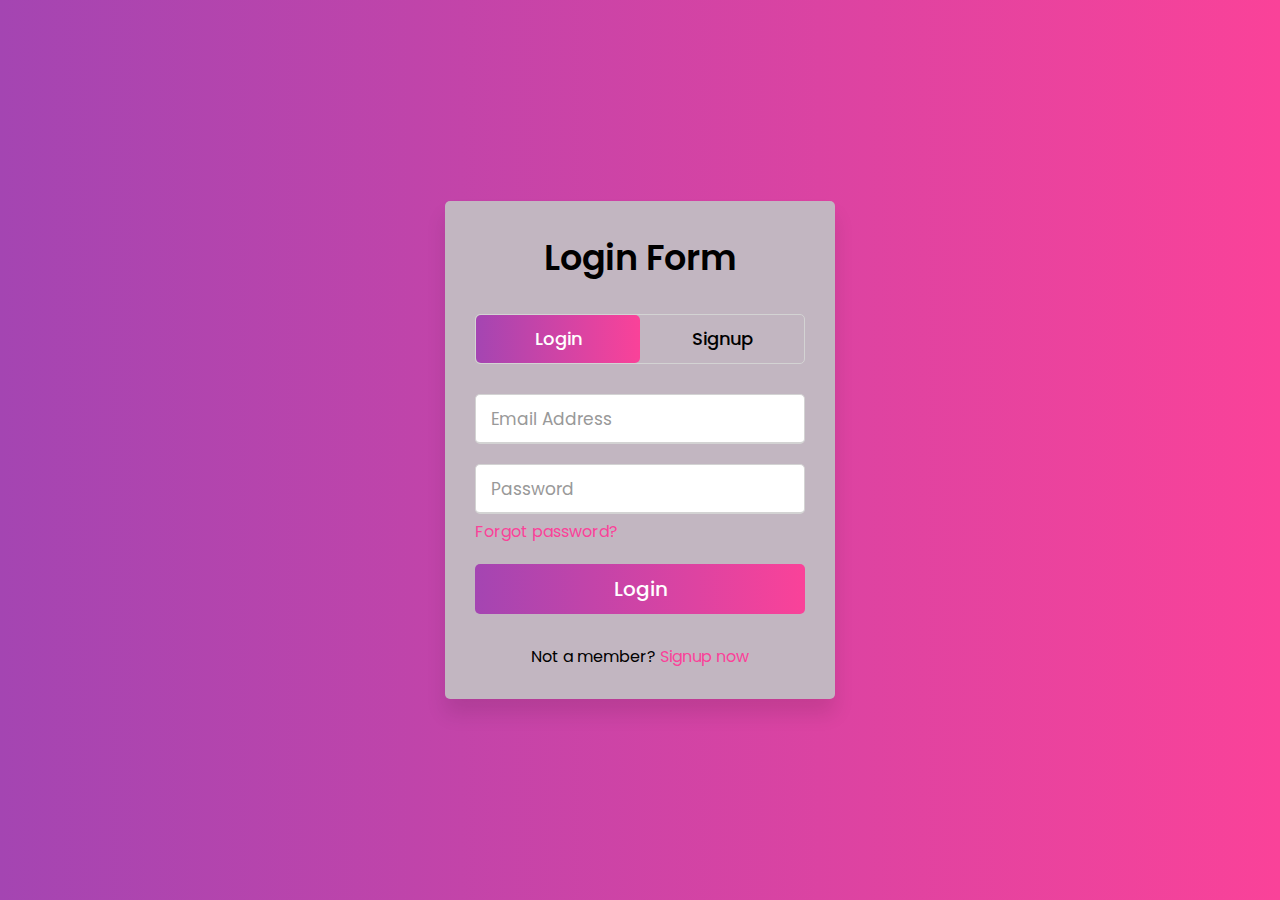
<file: Wrapper_Login/Index.html>
<!DOCTYPE html>
<html lang="en" dir="ltr">
   <head>
      <meta charset="utf-8">
      <title>Login and Registration Form in HTML | CodingNepal</title>
      <link rel="stylesheet" href="design2.css">
      <meta name="viewport" content="width=device-width, initial-scale=1.0">
   </head>
   <body>
      <div class="wrapper">
         <div class="title-text">
            <div class="title login">
               Login Form
            </div>
            <div class="title signup">
               Signup Form
            </div>
         </div>
         <div class="form-container">
            <div class="slide-controls">
               <input type="radio" name="slide" id="login" checked>
               <input type="radio" name="slide" id="signup">
               <label for="login" class="slide login">Login</label>
               <label for="signup" class="slide signup">Signup</label>
               <div class="slider-tab"></div>
            </div>
            <div class="form-inner">
               <form action="#" class="login">
                  <div class="field">
                     <input type="text" placeholder="Email Address" required>
                  </div>
                  <div class="field">
                     <input type="password" placeholder="Password" required>
                  </div>
                  <div class="pass-link">
                     <a href="#">Forgot password?</a>
                  </div>
                  <div class="field btn">
                     <div class="btn-layer"></div>
                     <input type="submit" value="Login">
                  </div>
                  <div class="signup-link">
                     Not a member? <a href="">Signup now</a>
                  </div>
               </form>
               <form action="#" class="signup">
                  <div class="field">
                     <input type="text" placeholder="Email Address" required>
                  </div>
                  <div class="field">
                     <input type="password" placeholder="Password" required>
                  </div>
                  <div class="field">
                     <input type="password" placeholder="Confirm password" required>
                  </div>
                  <div class="field btn">
                     <div class="btn-layer"></div>
                     <input type="submit" value="Signup">
                  </div>
               </form>
            </div>
         </div>
      </div>
      <script>
         const loginText = document.querySelector(".title-text .login");
         const loginForm = document.querySelector("form.login");
         const loginBtn = document.querySelector("label.login");
         const signupBtn = document.querySelector("label.signup");
         const signupLink = document.querySelector("form .signup-link a");
         signupBtn.onclick = (()=>{
           loginForm.style.marginLeft = "-50%";
           loginText.style.marginLeft = "-50%";
         });
         loginBtn.onclick = (()=>{
           loginForm.style.marginLeft = "0%";
           loginText.style.marginLeft = "0%";
         });
         signupLink.onclick = (()=>{
           signupBtn.click();
           return false;
         });
      </script>
   </body>
</html>
</file>
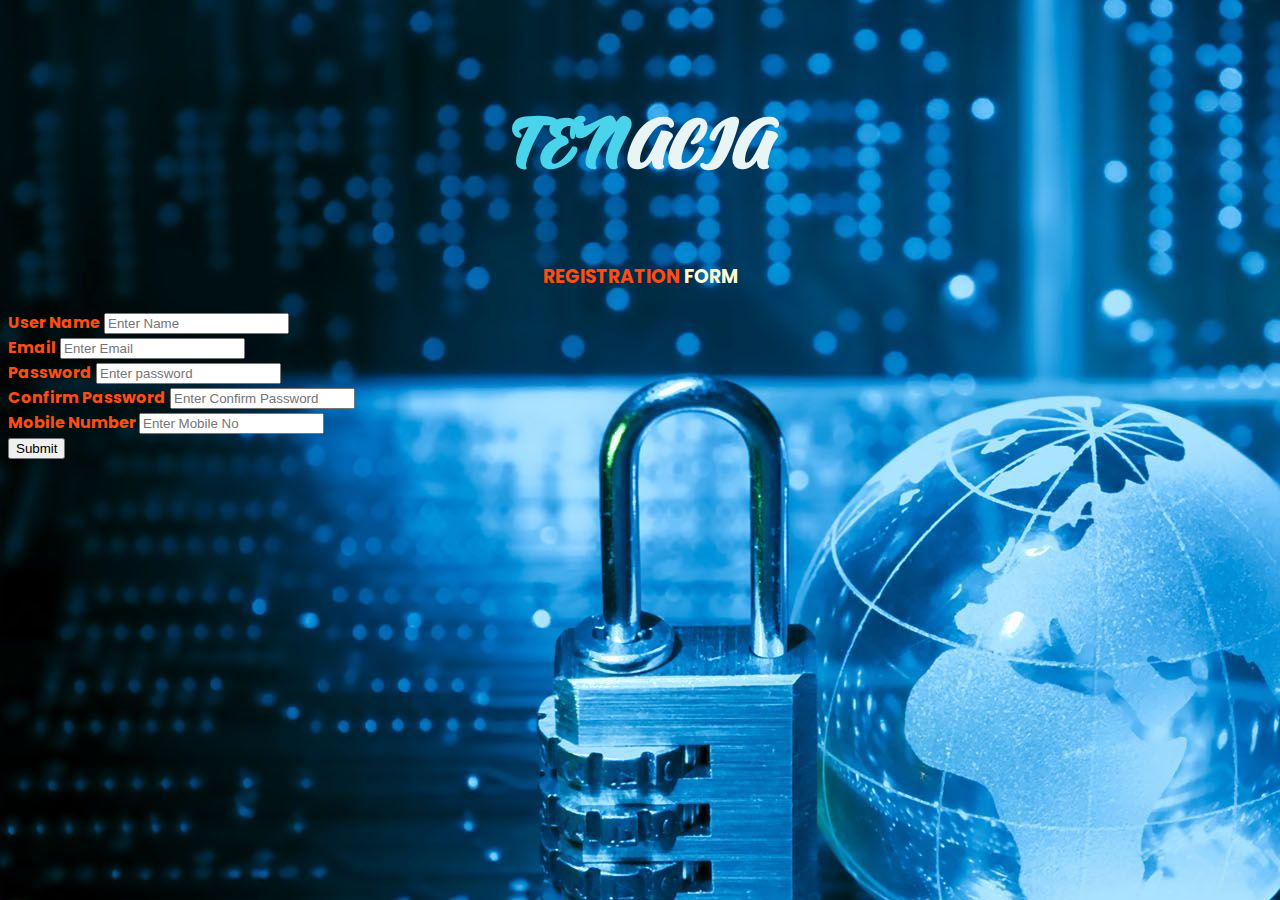
<file: Tenacia_Login/regformatting.html>
<!DOCTYPE html>
<html>
 <head>
  <title>Tenancia pvt Ltd: Register Form</title>
  <link rel="stylesheet" href="https://stackpath.bootstrapcdn.com/bootstrap/4.1.3/css/bootstrap.min.css" integrity="sha384-MCw98/SFnGE8fJT3GXwEOngsV7Zt27NXFoaoApmYm81iuXoPkFOJwJ8ERdknLPMO" crossorigin="anonymous">
  <script src="https://code.jquery.com/jquery-3.3.1.slim.min.js" integrity="sha384-q8i/X+965DzO0rT7abK41JStQIAqVgRVzpbzo5smXKp4YfRvH+8abtTE1Pi6jizo" crossorigin="anonymous"></script>
  <script src="https://cdnjs.cloudflare.com/ajax/libs/popper.js/1.14.3/umd/popper.min.js" integrity="sha384-ZMP7rVo3mIykV+2+9J3UJ46jBk0WLaUAdn689aCwoqbBJiSnjAK/l8WvCWPIPm49" crossorigin="anonymous"></script>
  <script src="https://stackpath.bootstrapcdn.com/bootstrap/4.1.3/js/bootstrap.min.js" integrity="sha384-ChfqqxuZUCnJSK3+MXmPNIyE6ZbWh2IMqE241rYiqJxyMiZ6OW/JmZQ5stwEULTy" crossorigin="anonymous"></script>
  <link rel="stylesheet" href="./ggggg.css">
 </head>
 <body style="background:no-repeat; background-image: url(./slide3.jpg);">
  <br />
  <div class="container">
    <h2>TEN<jhon>ACIA</jhon></h2>
   <h3 style="text-align: center; ">REGISTRATION <span>FORM</span></h3>
   
   <div class="col-md-4" style="margin:0 auto; float:none; color:#FE4D14; ">
    <form method="post">
     
     

     <div class="form-group" >
      <label>User Name</label>
      <input type="text" name="name" placeholder="Enter Name" class="form-control"  />
     </div>
     <div class="form-group">
      <label> Email</label>
      <input type="email" name="email" class="form-control" placeholder="Enter Email" />
     </div>
     <div class="form-group">
      <label>Password</label>
      <input type="password" name="password" class="form-control" placeholder="Enter password" />
     </div>
     <div class="form-group">
      <label> Confirm Password</label>
      <input type="password" name="Confirm password" class="form-control" placeholder="Enter Confirm Password" />
     </div>
     <div class="form-group">
      <label>Mobile Number </label>
      <input type="number" name="form-control" class="form-control" placeholder="Enter Mobile No"></input>
     </div>
     <div class="form-group" allign="center">
      <input type="submit" name="submit" class="btn btn-primary btn-lg btn-block" value="Submit" />
     </div>
     
    </form>
   </div>
  </div>
 </body>
</html>
</file>
<file: Wrapper_Login/design2.css>
@import url('https://fonts.googleapis.com/css?family=Poppins:400,500,600,700&display=swap');
*{
  margin: 56;
  padding: 0;
  box-sizing: border-box;
  font-family: 'Poppins', sans-serif;
}
html,body{
  display: grid;
  height: 100%;
  width: 100%;
  place-items: center;
  background: -webkit-linear-gradient(left, #a445b2, #fa4299);
}
::selection{
  background: #fa4299;
  color: #fff;
}
.wrapper{
  overflow: hidden;
  max-width: 390px;
  background: rgb(194, 182, 193);
  padding: 30px;
  border-radius: 5px;
  box-shadow: 0px 15px 20px rgba(0,0,0,0.1);
}
.wrapper .title-text{
  display: flex;
  width: 200%;
}
.wrapper .title{
  width: 50%;
  font-size: 35px;
  font-weight: 600;
  text-align: center;
  transition: all 0.6s cubic-bezier(0.68,-0.55,0.265,1.55);
}
.wrapper .slide-controls{
  position: relative;
  display: flex;
  height: 50px;
  width: 100%;
  overflow: hidden;
  margin: 30px 0 10px 0;
  justify-content: space-between;
  border: 1px solid lightgrey;
  border-radius: 5px;
}
.slide-controls .slide{
  height: 100%;
  width: 100%;
  color: #fff;
  font-size: 18px;
  font-weight: 500;
  text-align: center;
  line-height: 48px;
  cursor: pointer;
  z-index: 1;
  transition: all 0.6s ease;
}
.slide-controls label.signup{
  color: #000;
}
.slide-controls .slider-tab{
  position: absolute;
  height: 100%;
  width: 50%;
  left: 0;
  z-index: 0;
  border-radius: 5px;
  background: -webkit-linear-gradient(left, #a445b2, #fa4299);
  transition: all 0.6s cubic-bezier(0.68,-0.55,0.265,1.55);
}
input[type="radio"]{
  display: none;
}
#signup:checked ~ .slider-tab{
  left: 50%;
}
#signup:checked ~ label.signup{
  color: #fff;
  cursor: default;
  user-select: none;
}
#signup:checked ~ label.login{
  color: #000;
}
#login:checked ~ label.signup{
  color: #000;
}
#login:checked ~ label.login{
  cursor: default;
  user-select: none;
}
.wrapper .form-container{
  width: 100%;
  overflow: hidden;
}
.form-container .form-inner{
  display: flex;
  width: 200%;
}
.form-container .form-inner form{
  width: 50%;
  transition: all 0.6s cubic-bezier(0.68,-0.55,0.265,1.55);
}
.form-inner form .field{
  height: 50px;
  width: 100%;
  margin-top: 20px;
}
.form-inner form .field input{
  height: 100%;
  width: 100%;
  outline: none;
  padding-left: 15px;
  border-radius: 5px;
  border: 1px solid lightgrey;
  border-bottom-width: 2px;
  font-size: 17px;
  transition: all 0.3s ease;
}
.form-inner form .field input:focus{
  border-color: #fc83bb;
  /* box-shadow: inset 0 0 3px #fb6aae; */
}
.form-inner form .field input::placeholder{
  color: #999;
  transition: all 0.3s ease;
}
form .field input:focus::placeholder{
  color: #b3b3b3;
}
.form-inner form .pass-link{
  margin-top: 5px;
}
.form-inner form .signup-link{
  text-align: center;
  margin-top: 30px;
}
.form-inner form .pass-link a,
.form-inner form .signup-link a{
  color: #fa4299;
  text-decoration: none;
}
.form-inner form .pass-link a:hover,
.form-inner form .signup-link a:hover{
  text-decoration: underline;
}
form .btn{
  height: 50px;
  width: 100%;
  border-radius: 5px;
  position: relative;
  overflow: hidden;
}
form .btn .btn-layer{
  height: 100%;
  width: 300%;
  position: absolute;
  left: -100%;
  background: -webkit-linear-gradient(right, #a445b2, #fa4299, #a445b2, #fa4299);
  border-radius: 5px;
  transition: all 0.4s ease;;
}
form .btn:hover .btn-layer{
  left: 0;
}
form .btn input[type="submit"]{
  height: 100%;
  width: 100%;
  z-index: 1;
  position: relative;
  background: none;
  border: none;
  color: #fff;
  padding-left: 0;
  border-radius: 5px;
  font-size: 20px;
  font-weight: 500;
  cursor: pointer;
}
</file>
<file: Tenacia_Login/ggggg.css>
@import url('https://fonts.googleapis.com/css2?family=Pacifico&family=Poppins:ital,wght@0,100;0,500;0,600;0,700;0,800;0,900;1,300;1,600;1,900&display=swap');

@import url('https://fonts.googleapis.com/css2?family=Pacifico&family=Poppins:ital,wght@0,100;0,500;0,600;0,700;0,800;0,900;1,300;1,600;1,900&family=Praise&display=swap');


label {
    font-weight: bold;
    
}
label:hover{
    color: rgb(231, 0, 96);
    animation-delay: 10s;
    
}
body{
    font-family: poppins ;
    
}

h3 {
    font-weight: bolder;
    font-family: poppins;
    
    color:#FE4D14;
    
    
}

h2{
    text-align: center;
    color:rgb(73, 212, 236);
    font-family: 'Praise', cursive;
    font-size: 80px;
}
span{
    color:lemonchiffon;
    
}
jhon{
    color: rgb(233, 245, 244);
}
</file>
